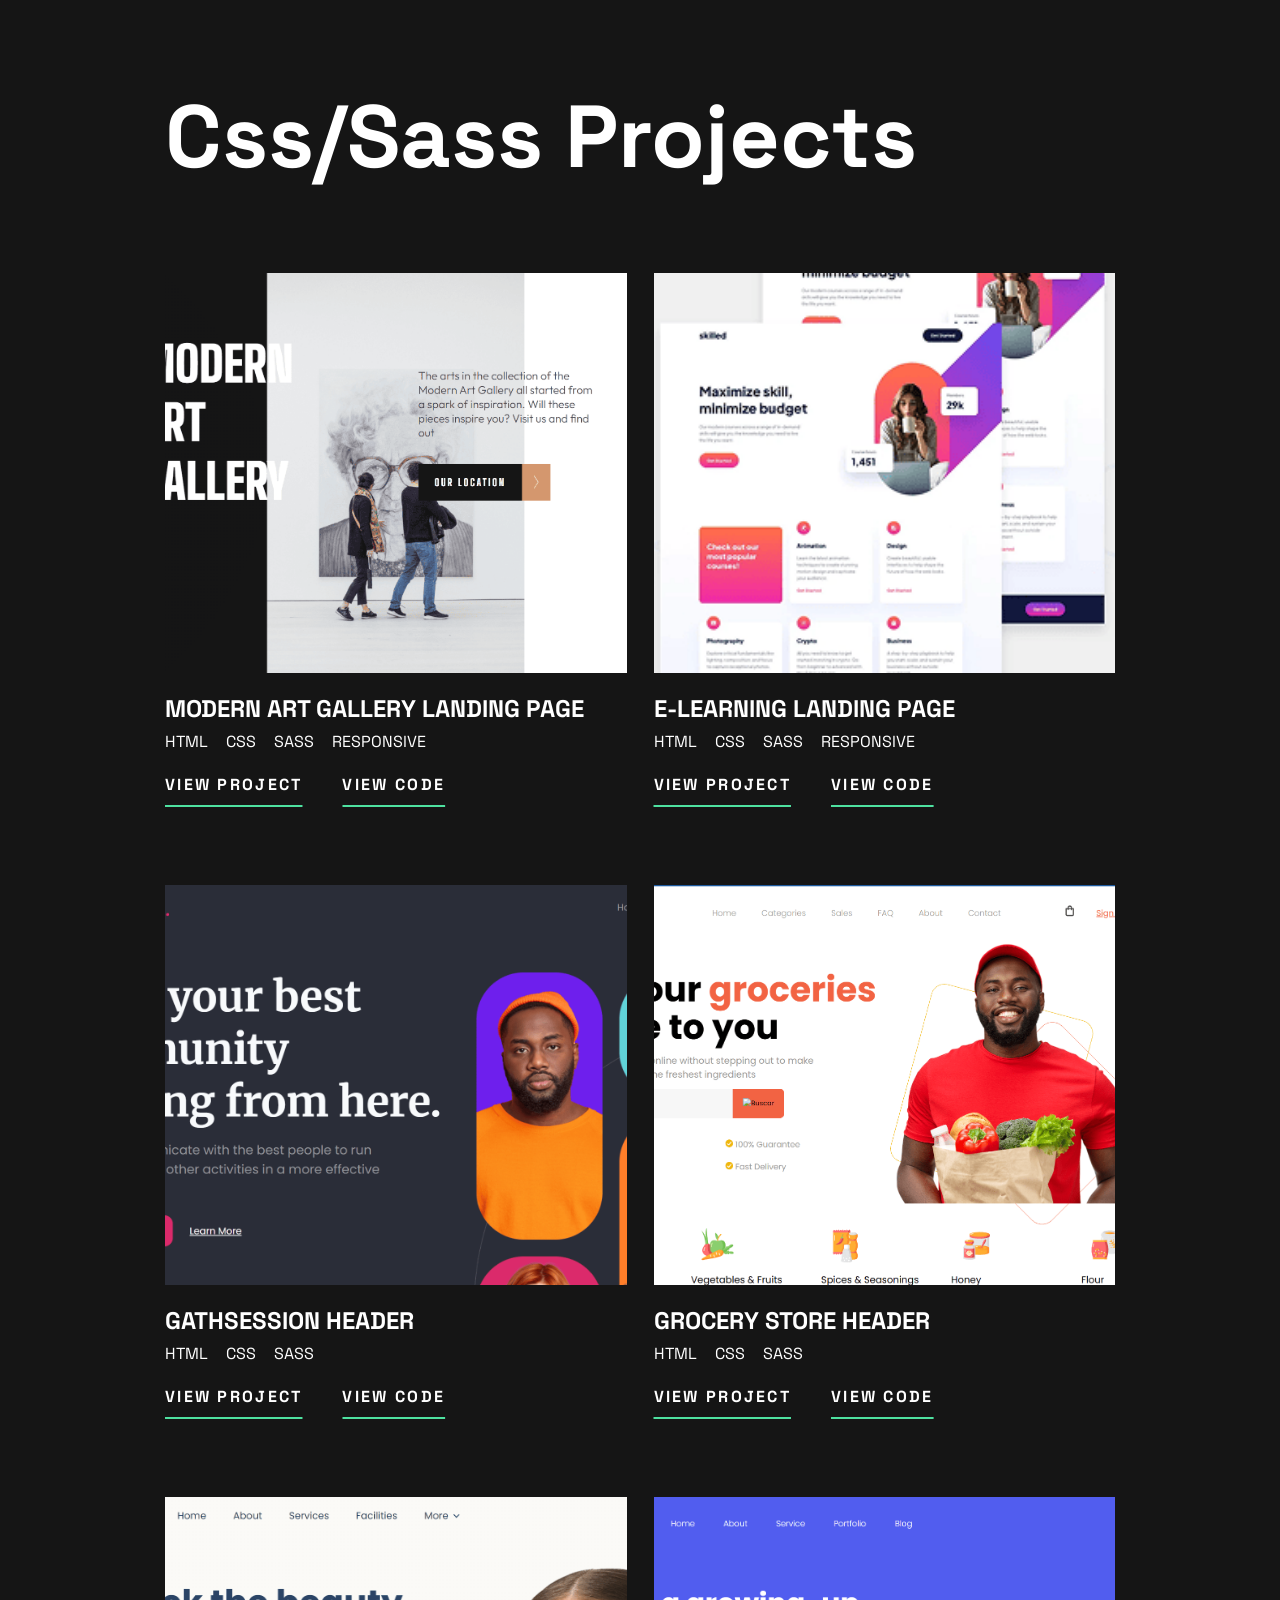
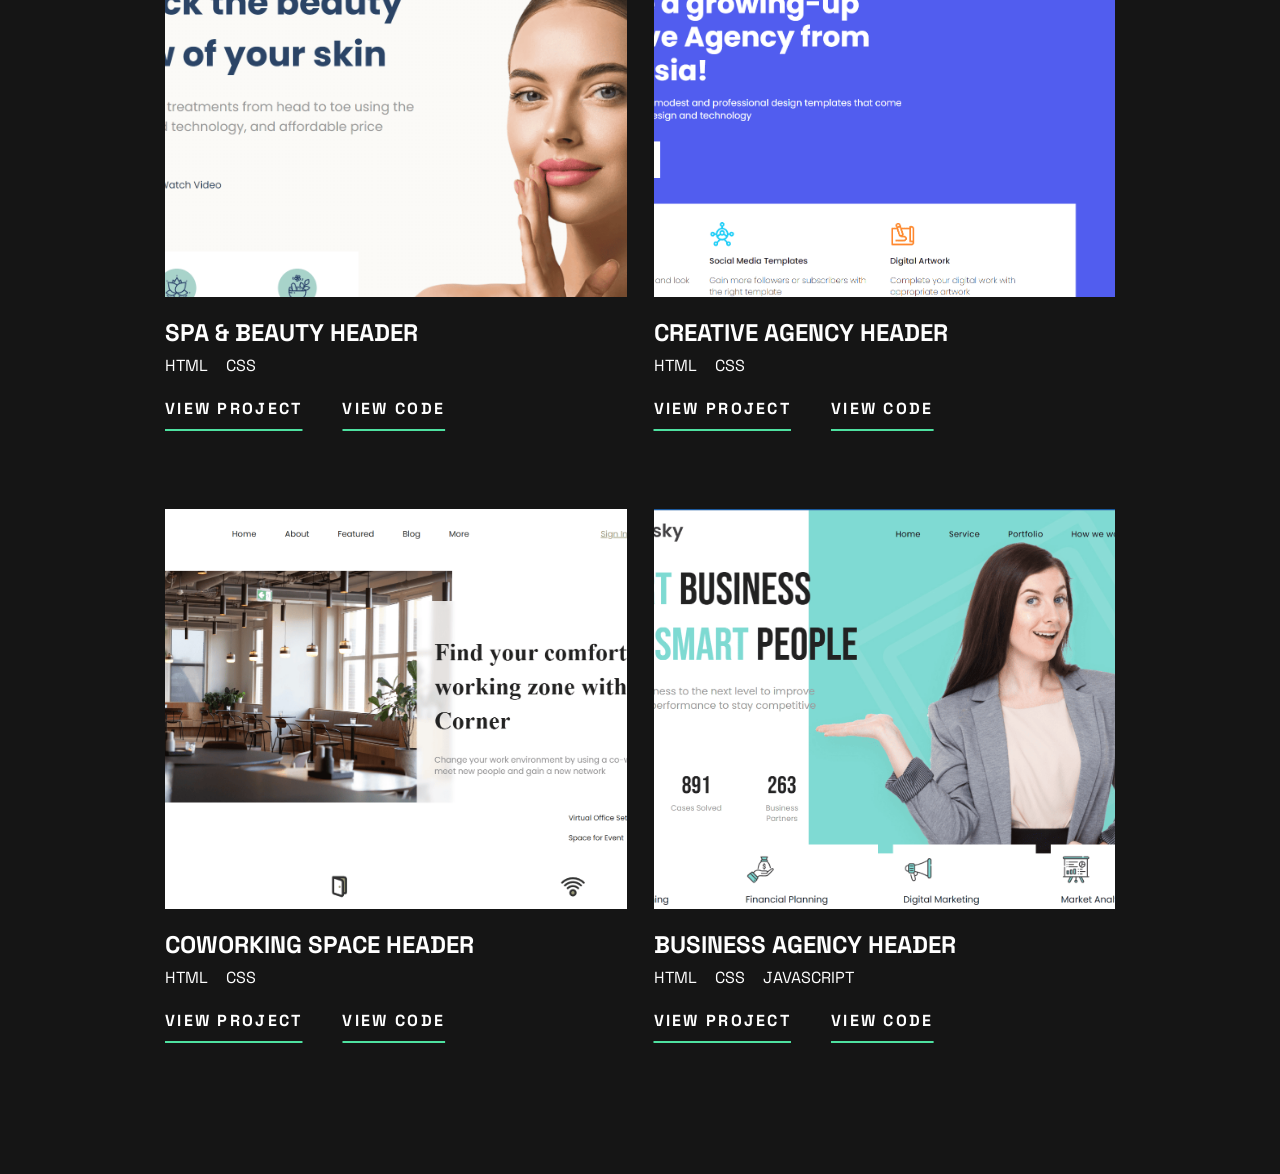
<file: css-lab/index.html>
<!doctype html>
<html class="no-js" lang="">

<head>
  <meta charset="utf-8">
  <meta name="viewport" content="width=device-width, initial-scale=1">
  <title>CSS Lab - Portfolio</title>
  <link rel="stylesheet" href="css/style.css">
  <meta name="description" content="">

  <meta property="og:title" content="">
  <meta property="og:type" content="">
  <meta property="og:url" content="">
  <meta property="og:image" content="">

  <link rel="icon" href="/favicon.ico" sizes="any">
  <link rel="icon" href="/icon.svg" type="image/svg+xml">
  <link rel="apple-touch-icon" href="icon.png">

  <link rel="manifest" href="site.webmanifest">
  <meta name="theme-color" content="#fafafa">


  <link rel="preconnect" href="https://fonts.googleapis.com">
  <link rel="preconnect" href="https://fonts.gstatic.com" crossorigin>
  <link href="https://fonts.googleapis.com/css2?family=Space+Grotesk:wght@300;400;500;600;700&display=swap" rel="stylesheet"> 

</head>

<body>

  <main>

    <section class="projects">
      <div class="container">

        <div class="projects__header">
          <h2 class="projects__heading">Css/Sass Projects</h2>
        </div>


        <ul class="projects__list">
          <li class="projects__item">
            <div class="projects__imagecontainer">
              <img class="projects__image" src="img/modern-art-gallery.png" alt="">
              <div class="projects__overlay">
                  <a 
                  class="button" href="https://martirs92.github.io/css-projects/responsive-modern-art-gallery/"   
                  target="_blank"
                  rel="noopener noreferrer">VIEW PROJECT
                </a>                
                <a 
                  class="button" href="https://github.com/MartiRS92/css-projects/tree/main/responsive-modern-art-gallery"   
                  target="_blank"
                  rel="noopener noreferrer">VIEW CODE
                </a>
              </div>
            </div>
            <div class="projects__content">
              <h3 class="projects__title">MODERN ART GALLERY LANDING PAGE</h3>
              <ul class="projects__technologies">
                <li>HTML</li>
                <li>CSS</li>
                <li>SASS</li>
                <li>RESPONSIVE</li>
              </ul>
            </div>
            <div class="projects__links">
                <a 
                  class="button" href="https://martirs92.github.io/css-projects/responsive-modern-art-gallery/"   
                  target="_blank"
                  rel="noopener noreferrer">VIEW PROJECT
                </a>              
                <a 
                  class="button" href="https://github.com/MartiRS92/css-projects/tree/main/responsive-modern-art-gallery"   
                  target="_blank"
                  rel="noopener noreferrer">VIEW CODE
                </a>
            </div>
          </li>

          <li class="projects__item">
            <div class="projects__imagecontainer">
              <img class="projects__image" src="img/e-learning-project.png" alt="">
              <div class="projects__overlay">
                  <a 
                  class="button" href="https://martirs92.github.io/css-projects/responsive-elearning-landing-page/"   
                  target="_blank"
                  rel="noopener noreferrer">VIEW PROJECT
                </a>                <a 
                  class="button" href="https://github.com/MartiRS92/css-projects/tree/main/responsive-elearning-landing-page"   
                  target="_blank"
                  rel="noopener noreferrer">VIEW CODE
                </a>
              </div>
            </div>
            <div class="projects__content">
              <h3 class="projects__title">E-LEARNING LANDING PAGE</h3>
              <ul class="projects__technologies">
                <li>HTML</li>
                <li>CSS</li>
                <li>SASS</li>
                <li>RESPONSIVE</li>
              </ul>
            </div>
            <div class="projects__links">
                <a 
                  class="button" href="https://martirs92.github.io/css-projects/responsive-elearning-landing-page/"   
                  target="_blank"
                  rel="noopener noreferrer">VIEW PROJECT
                </a>              
                <a 
                  class="button" href="https://github.com/MartiRS92/css-projects/tree/main/responsive-elearning-landing-page"   
                  target="_blank"
                  rel="noopener noreferrer">VIEW CODE
                </a>
            </div>
          </li>
                    
          <li class="projects__item">
            <div class="projects__imagecontainer">
              <img class="projects__image" src="img/header-gathsession.png" alt="">
              <div class="projects__overlay">
                  <a 
                  class="button" href="https://martirs92.github.io/css-projects/header-Gathsession/"   
                  target="_blank"
                  rel="noopener noreferrer">VIEW PROJECT
                </a>                <a 
                  class="button" href="https://github.com/MartiRS92/css-projects/tree/main/header-Gathsession"   
                  target="_blank"
                  rel="noopener noreferrer">VIEW CODE
                </a>
              </div>
            </div>
            <div class="projects__content">
              <h3 class="projects__title">GATHSESSION HEADER</h3>
              <ul class="projects__technologies">
                <li>HTML</li>
                <li>CSS</li>
                <li>SASS</li>
              </ul>
            </div>
            <div class="projects__links">
                <a 
                  class="button" href="https://martirs92.github.io/css-projects/header-Gathsession/"   
                  target="_blank"
                  rel="noopener noreferrer">VIEW PROJECT
                </a>              
                <a 
                  class="button" href="https://github.com/MartiRS92/css-projects/tree/main/header-Gathsession"   
                  target="_blank"
                  rel="noopener noreferrer">VIEW CODE
                </a>
            </div>
          </li>
                    
          <li class="projects__item">
            <div class="projects__imagecontainer">
              <img class="projects__image" src="img/grocery-store.png" alt="">
              <div class="projects__overlay">
                  <a 
                  class="button" href="https://martirs92.github.io/css-projects/grocery-store/"   
                  target="_blank"
                  rel="noopener noreferrer">VIEW PROJECT
                </a>                
                <a 
                  class="button" href="https://github.com/MartiRS92/css-projects/tree/main/grocery-store"   
                  target="_blank"
                  rel="noopener noreferrer">VIEW CODE
                </a>
              </div>
            </div>
            <div class="projects__content">
              <h3 class="projects__title">GROCERY STORE HEADER</h3>
              <ul class="projects__technologies">
                <li>HTML</li>
                <li>CSS</li>
                <li>SASS</li>
              </ul>
            </div>
            <div class="projects__links">
                <a 
                  class="button" href="https://martirs92.github.io/css-projects/grocery-store/"   
                  target="_blank"
                  rel="noopener noreferrer">VIEW PROJECT
                </a>              
                <a 
                  class="button" href="https://github.com/MartiRS92/css-projects/tree/main/grocery-store"   
                  target="_blank"
                  rel="noopener noreferrer">VIEW CODE
                </a>
            </div>
          </li>
                    
          <li class="projects__item">
            <div class="projects__imagecontainer">
              <img class="projects__image" src="img/header-spa-beauty.png" alt="">
              <div class="projects__overlay">
                  <a 
                  class="button" href="https://martirs92.github.io/css-projects/header-spa-beauty/"   
                  target="_blank"
                  rel="noopener noreferrer">VIEW PROJECT
                </a>                
                <a 
                  class="button" href="https://github.com/MartiRS92/css-projects/tree/main/header-spa-beauty"   
                  target="_blank"
                  rel="noopener noreferrer">VIEW CODE
                </a>
              </div>
            </div>
            <div class="projects__content">
              <h3 class="projects__title">SPA & BEAUTY HEADER</h3>
              <ul class="projects__technologies">
                <li>HTML</li>
                <li>CSS</li>
              </ul>
            </div>
            <div class="projects__links">
                <a 
                  class="button" href="https://martirs92.github.io/css-projects/header-spa-beauty/"   
                  target="_blank"
                  rel="noopener noreferrer">VIEW PROJECT
                </a>              
                <a 
                  class="button" href="https://github.com/MartiRS92/css-projects/tree/main/header-spa-beauty"   
                  target="_blank"
                  rel="noopener noreferrer">VIEW CODE
                </a>
            </div>
          </li>

          <li class="projects__item">
            <div class="projects__imagecontainer">
              <img class="projects__image" src="img/creative-agency.png" alt="">
              <div class="projects__overlay">
                  <a 
                  class="button" href="https://martirs92.github.io/css-projects/creative-agency/"   
                  target="_blank"
                  rel="noopener noreferrer">VIEW PROJECT
                </a>                
                <a 
                  class="button" href="https://github.com/MartiRS92/css-projects/tree/main/creative-agency"   
                  target="_blank"
                  rel="noopener noreferrer">VIEW CODE
                </a>
              </div>
            </div>
            <div class="projects__content">
              <h3 class="projects__title">CREATIVE AGENCY HEADER</h3>
              <ul class="projects__technologies">
                <li>HTML</li>
                <li>CSS</li>
              </ul>
            </div>
            <div class="projects__links">
                <a 
                  class="button" href="https://martirs92.github.io/css-projects/creative-agency/"   
                  target="_blank"
                  rel="noopener noreferrer">VIEW PROJECT
                </a>
                <a 
                  class="button" href="https://github.com/MartiRS92/css-projects/tree/main/creative-agency"   
                  target="_blank"
                  rel="noopener noreferrer">VIEW CODE
                </a>
            </div>
          </li>


          <li class="projects__item">
            <div class="projects__imagecontainer">
              <img class="projects__image" src="img/coworking-space.png" alt="">
              <div class="projects__overlay">
                <a 
                  class="button" href="https://martirs92.github.io/css-projects/coworking-space/"   
                  target="_blank"
                  rel="noopener noreferrer">VIEW PROJECT
                </a>
                <a 
                  class="button" href="https://github.com/MartiRS92/css-projects/tree/main/coworking-space"   
                  target="_blank"
                  rel="noopener noreferrer">VIEW CODE
                </a>
              </div>
            </div>
            <div class="projects__content">
              <h3 class="projects__title">COWORKING SPACE HEADER</h3>
              <ul class="projects__technologies">
                <li>HTML</li>
                <li>CSS</li>
              </ul>
            </div>
            <div class="projects__links">
                <a 
                  class="button" href="https://martirs92.github.io/css-projects/coworking-space/"   
                  target="_blank"
                  rel="noopener noreferrer">VIEW PROJECT
                </a>              
                <a 
                  class="button" href="https://github.com/MartiRS92/css-projects/tree/main/coworking-space"   
                  target="_blank"
                  rel="noopener noreferrer">VIEW CODE
                </a>
            </div>
          </li>

          <li class="projects__item">
            <div class="projects__imagecontainer">
              <img class="projects__image" src="img/header-business-agency.png" alt="">
              <div class="projects__overlay">
                <a 
                  class="button" href="https://martirs92.github.io/css-projects/header-business-agency/   
                  target="_blank"
                  rel="noopener noreferrer">VIEW PROJECT
                </a>
                <a 
                  class="button" href="https://github.com/MartiRS92/css-projects/tree/main/header-business-agency"   
                  target="_blank"
                  rel="noopener noreferrer">VIEW CODE
                </a>
              </div>
            </div>
            <div class="projects__content">
              <h3 class="projects__title">BUSINESS AGENCY HEADER</h3>
              <ul class="projects__technologies">
                <li>HTML</li>
                <li>CSS</li>
                <li>JAVASCRIPT</li>
              </ul>
            </div>
            <div class="projects__links">
                <a 
                  class="button" href="https://martirs92.github.io/css-projects/header-business-agency/"   
                  target="_blank"
                  rel="noopener noreferrer">VIEW PROJECT
                </a>              
                <a 
                  class="button" href="https://github.com/MartiRS92/css-projects/tree/main/header-business-agency"   
                  target="_blank"
                  rel="noopener noreferrer">VIEW CODE
                </a>
            </div>
          </li>                   
        </ul>

      </div>
    </section>

  </main>

</body>

</html>
</file>
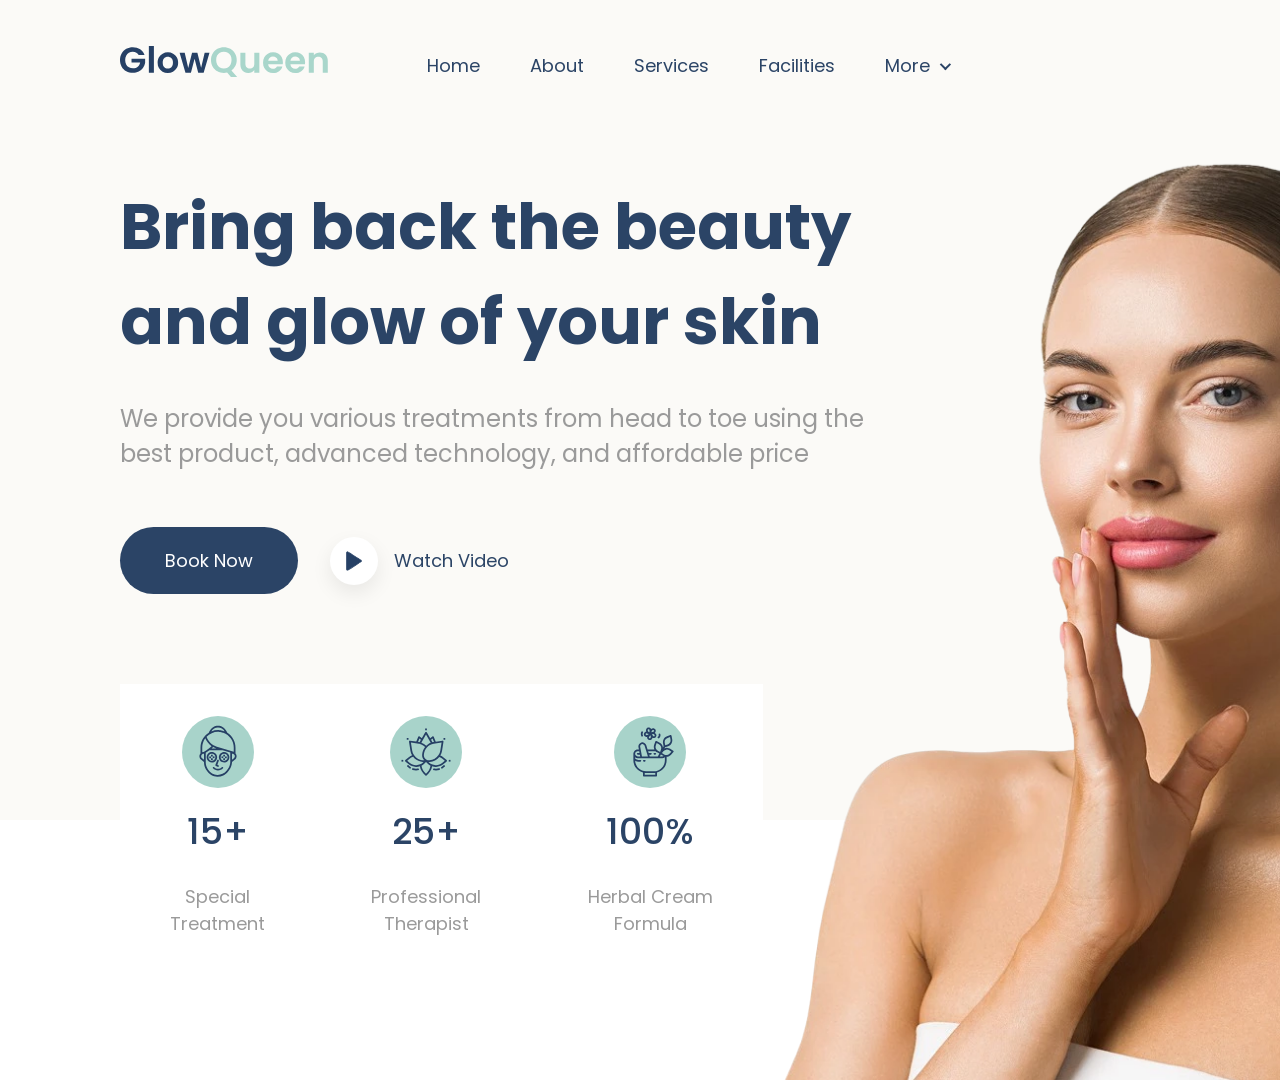
<file: header-spa-beauty/index.html>
<!doctype html>
<html class="no-js" lang="en">

<head>
  <meta charset="utf-8">
  <meta name="viewport" content="width=device-width, initial-scale=1">
  <title>CSS Tarea entregable 1 - Header Spa & Beauty</title>
  <link rel="stylesheet" href="css/style.css">
  <meta name="description" content="">

  <meta property="og:title" content="">
  <meta property="og:type" content="">
  <meta property="og:url" content="">
  <meta property="og:image" content="">

  <link rel="icon" href="/favicon.ico" sizes="any">
  <link rel="icon" href="/icon.svg" type="image/svg+xml">
  <link rel="apple-touch-icon" href="icon.png">

  <link rel="manifest" href="site.webmanifest">
  <meta name="theme-color" content="#fafafa">
  <link rel="preconnect" href="https://fonts.googleapis.com">
  <link rel="preconnect" href="https://fonts.gstatic.com" crossorigin>
  <link href="https://fonts.googleapis.com/css2?family=Poppins:wght@100;200;300;400;500;600;700&display=swap" rel="stylesheet">
  <link href="https://fonts.googleapis.com/css2?family=Roboto+Slab:wght@400;500&display=swap" rel="stylesheet">

</head>

<body>

  <div class="page-background">

    <div class="container">

      <header>
        <a href="">
          <img src="img/GlowQueen.svg" alt="">
        </a>

        <nav class="nav-primary">
          <ul>
            <li><a href="">Home</a></li>
            <li><a href="">About</a></li>
            <li><a href="">Services</a></li>
            <li><a href="">Facilities</a></li>
            <li><a class="more" href="#">More</a></li>
          </ul>
        </nav>

        <div class="nav-icons">
          <ul>
            <li><a href=""><img src="img/Search.svg" width="32" alt=""></a></li>
            <li><a href=""><img src="img/Shopping Bag (2).svg" width="26" alt=""></a></li>
          </ul>
        </div>

        <div class="login">
          <ul>
            <li><a class="button-signin" href="">Sign In</a></li>
            <li><a class="btn" href="">Sign Up</a></li>
          </ul>
        </div>

      </header>

      <main>

        <section class="hero">

          <article>
            <h1>Bring back the beauty and glow of your skin</h1>
            <p>We provide you various treatments from head to toe using the best product, advanced technology, and affordable price</p>
            <div class="action">
          
              <ul>
          
                <li><a class="button-book" href="">Book Now</a></li>
          
                <li class="watch">
                  <a class="button-watch" href="">
                     <span class="play-button">
                      <img src="img/Play.svg" alt="">
                     </span>
                      <span>Watch Video</span>
                  </a>
                </li>
        
              </ul>
        
            </div>
        
          </article>
        
        </section>
        
        <section class="features">

          <article>
            <div class="feature-icon">
              <img src="img/Face Massage.svg" width="45" alt="">
            </div>
            <h3>15+</h3>
            <p>Special Treatment</p>
          </article>

          <article>
            <div class="feature-icon">
              <img src="img/Lotus.svg" alt="">
            </div>
            <h3>25+</h3>
            <p>Professional Therapist </p>
          </article>

          <article>
            <div class="feature-icon">
              <img src="img/Mortar.svg" alt="">
            </div> 
            <h3>100%</h3>
            <p>Herbal Cream Formula</p>
          </article>

        </section>

        <section class="testimonials">
          <article class="testimonial testimonial-one">
            <p>
              I have a regular schedule to take treatment from GlowQueen, 
              they gave me the best service and treatment ever to maintain 
              the beauty and health of my skin
            </p>
            <strong>Sophia Princeton</strong>
          </article>

          <article class="testimonial testimonial-two">
            <p>
              For the past few years, I've had a hard time finding the right 
              place for skin care to deal with my complicated skin condition, 
              thank God I found GlowQueen to treat my skin
            </p>
            <strong>Tamara Jules</strong>
          </article>

        </section>

      </main>

    </div>

  </div>

</body>

</html>
</file>
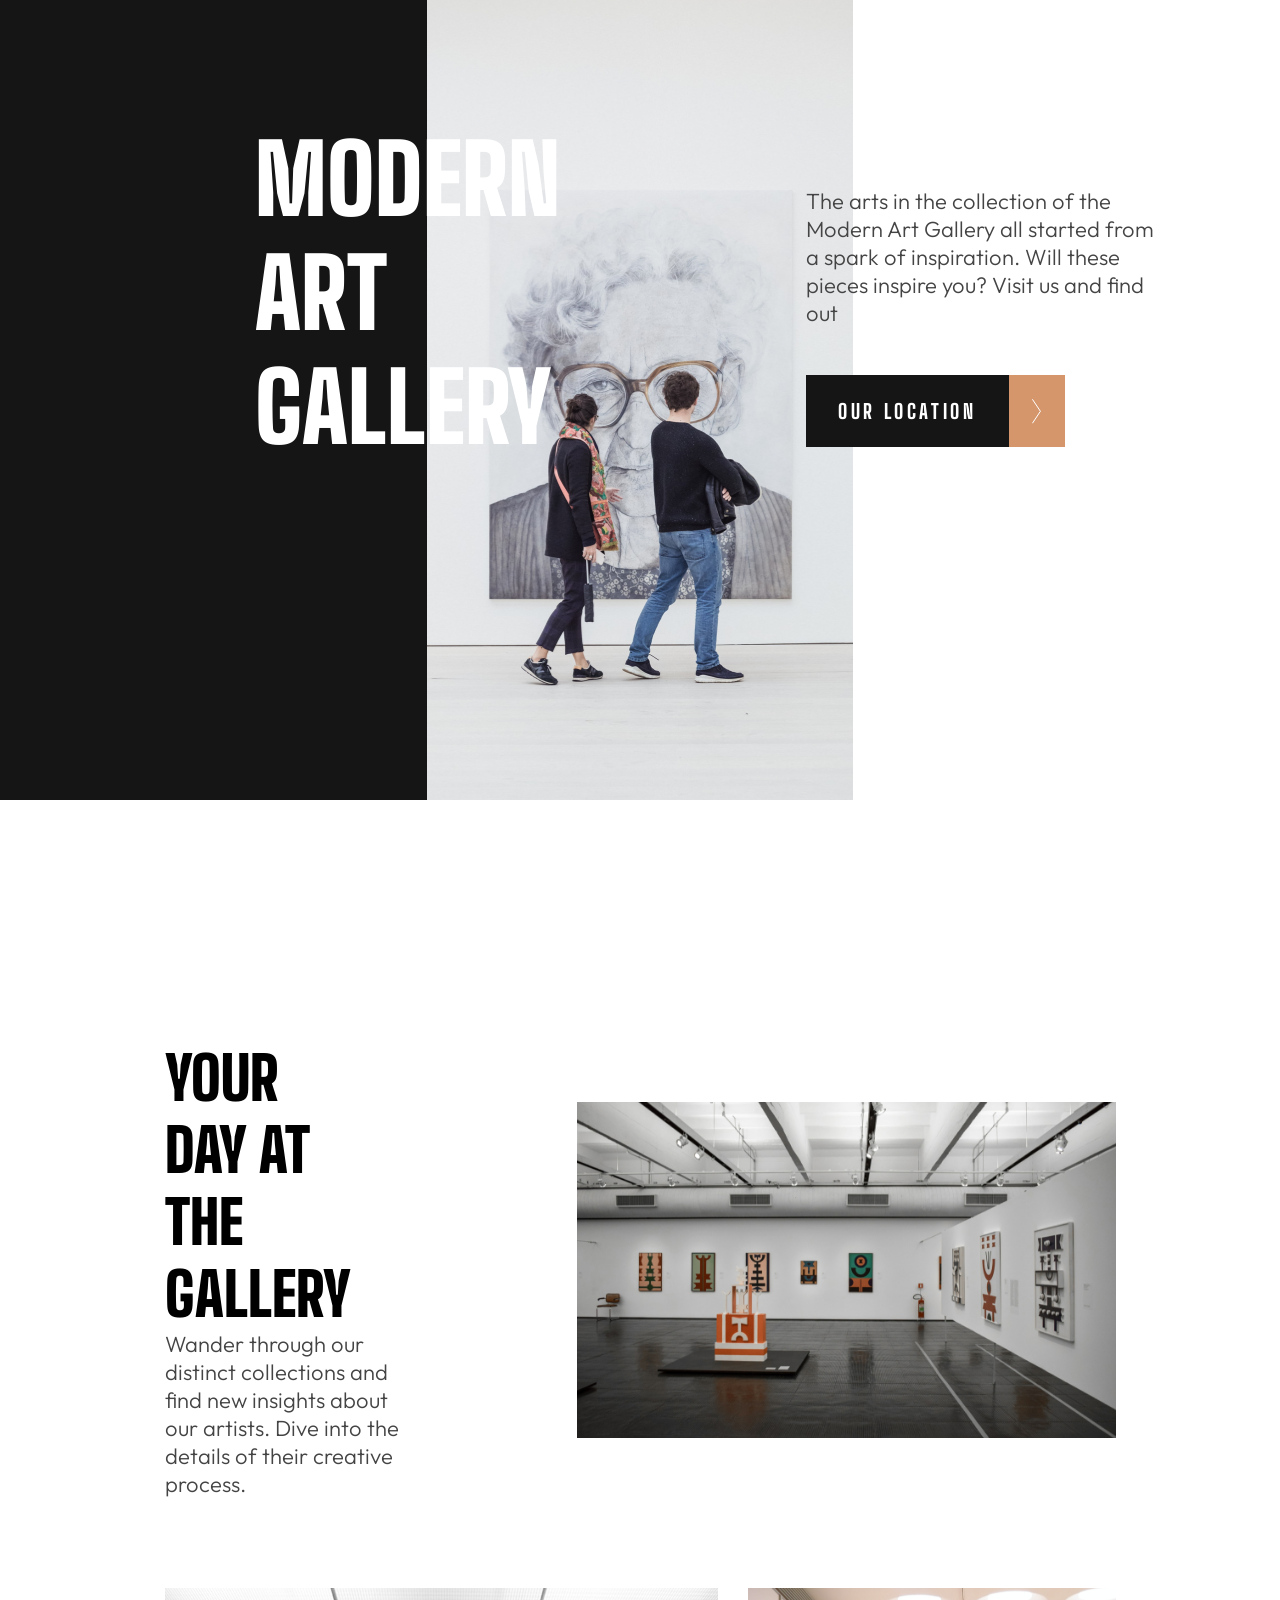
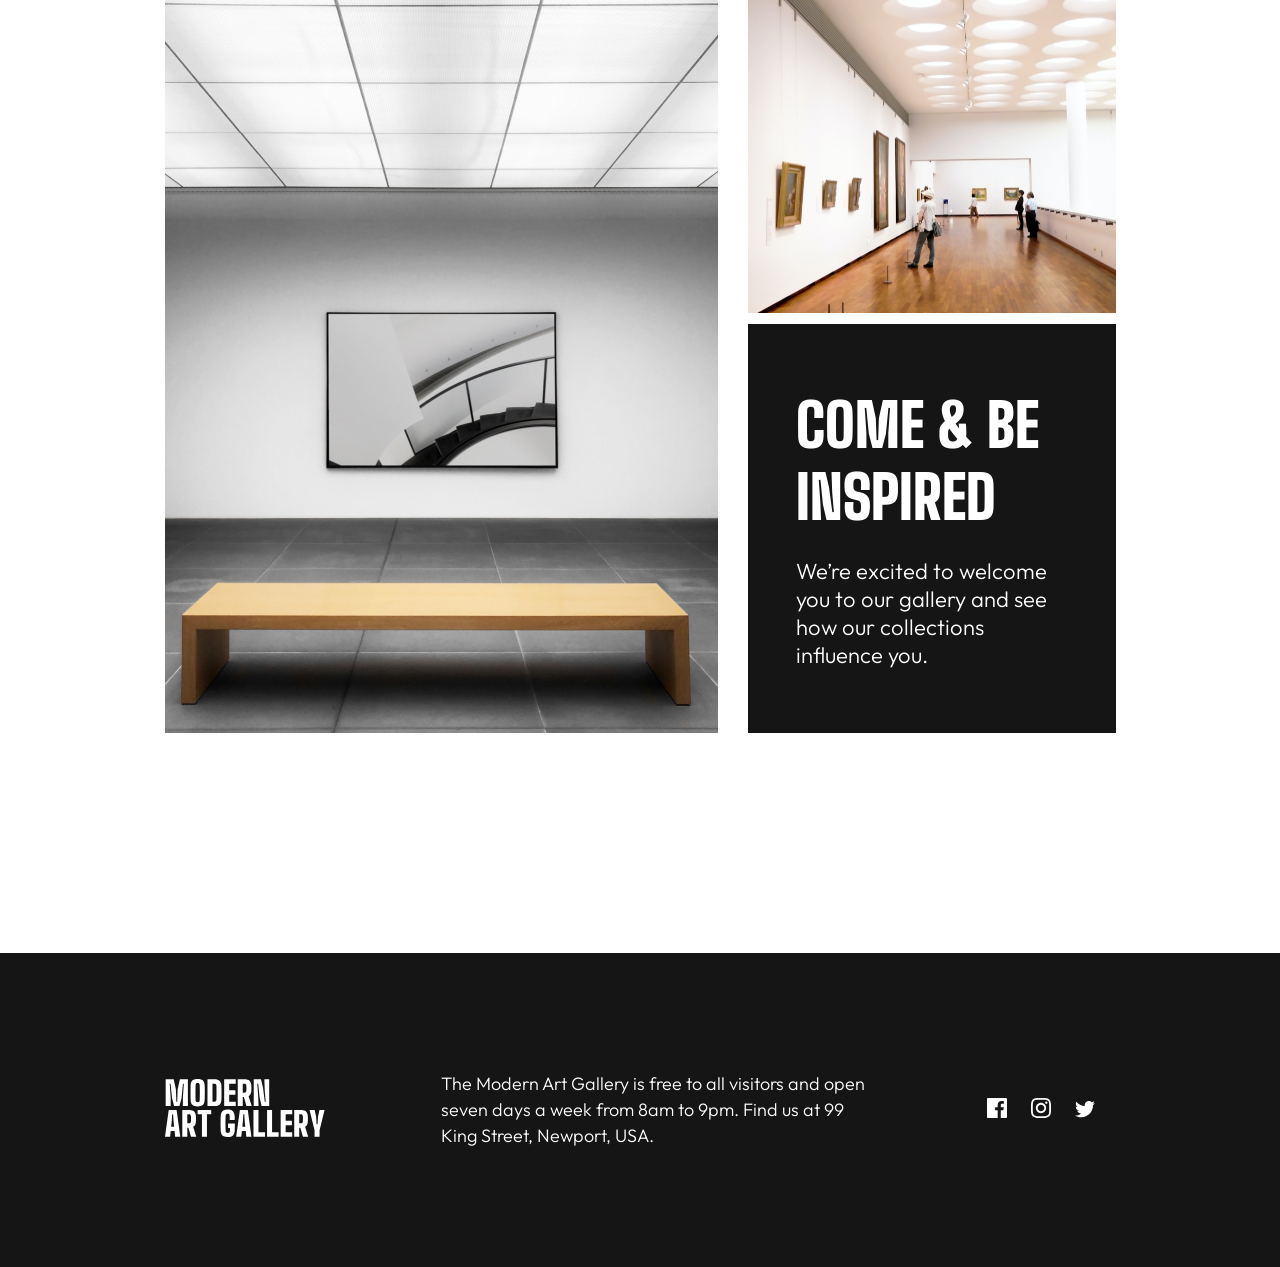
<file: responsive-modern-art-gallery/index.html>
<!doctype html>
<html class="no-js" lang="">

<head>
  <meta charset="utf-8">
  <meta name="viewport" content="width=device-width, initial-scale=1">
  <title>CSS Tarea entregable 3 - Modern Art Gallery</title>
  <link rel="stylesheet" href="css/style.css">
  <meta name="description" content="">

  <meta property="og:title" content="">
  <meta property="og:type" content="">
  <meta property="og:url" content="">
  <meta property="og:image" content="">

  <link rel="icon" href="/favicon.ico" sizes="any">
  <link rel="icon" href="/icon.svg" type="image/svg+xml">
  <link rel="apple-touch-icon" href="icon.png">

  <link rel="manifest" href="site.webmanifest">
  <meta name="theme-color" content="#fafafa">

  <link rel="preconnect" href="https://fonts.googleapis.com">
  <link rel="preconnect" href="https://fonts.gstatic.com" crossorigin>

  <link href="https://fonts.googleapis.com/css2?family=Big+Shoulders+Display:wght@800;900&family=Outfit:wght@300;400;500&display=swap" rel="stylesheet">
</head>

<body>

  <main>
    <div class="hero">
      <div class="hero__image"></div>

      <div class="container">
        <article class="hero__content">
          <h1 class="hero__title">Modern Art Gallery</h1>
          <div class="hero__info">
            <p class="hero__subtitle">
              The arts in the collection of the Modern Art
              Gallery all started from a spark of
              inspiration. Will these pieces inspire you?
              Visit us and find out
            </p>
            <a class="hero__button" href="location.html">
              <span class="hero__button__content">
                Our location
              </span>
              <span class="hero__button__icon">
                <img src="img/img-home/button-arrow.svg" alt="">
              </span>
            </a>
          </div>
        </article>
      </div>
    </div>

    <section class="gallery">
      <div class="container">
        <div class="gallery__main">
          <img class="gallery__main__image" src="img/img-home/gallery-1-img.jpg" alt="">
          <div class="gallery__main__content">
            <h2 class="gallery__title">Your Day at the Gallery</h2>
            <p class="gallery__subtitle">
              Wander through our distinct collections and find 
              new insights about our artists. Dive into the details 
              of their creative process.
            </p>
          </div>
          
        </div>

        <div class="gallery__grid">
          <img class="gallery__image-main" src="img/img-home/gallery-2-img.jpg" alt="">

          <div class="gallery__sidebar">
            <img class="gallery__image-sidebar" src="img/img-home/gallery-3-img.png" alt="">
            <div class="gallery__info">
              <h3 class="gallery__grid__title">Come & be inspired</h3>
              <p class="gallery__grid__subtitle">
                We’re excited to welcome you to our gallery and see how our collections influence you.
              </p>
            </div>
          </div>
        </div>
      </div>
    </section>
  </main>

  <footer class="footer footer--home">
      <div class="footer__content">
        <a href="#">
          <img src="img/img-home/moderartgalley-logo-white.svg" alt="Logo Modern Art Gallery">
        </a>
        <p class="footer__description">
          The Modern Art Gallery is free to all visitors and open seven days a week from 8am to 9pm. 
          Find us at 99 King Street, Newport, USA.
        </p>
        <div class="social__icons__home">
          <a href="#">
            <img src="img/img-home/facebook-white-icon.svg" alt="Facebook">
          </a>
          <a href="#">
            <img src="img/img-home/ig_white-icon.svg" alt="Logo Modern Art Gallery">
          </a>
          <a href="#">
            <img src="img/img-home/twitter-white-icon.svg" alt="Logo Modern Art Gallery">
          </a>
        </div>
      </div>
  </footer>

</body>

</html>
</file>
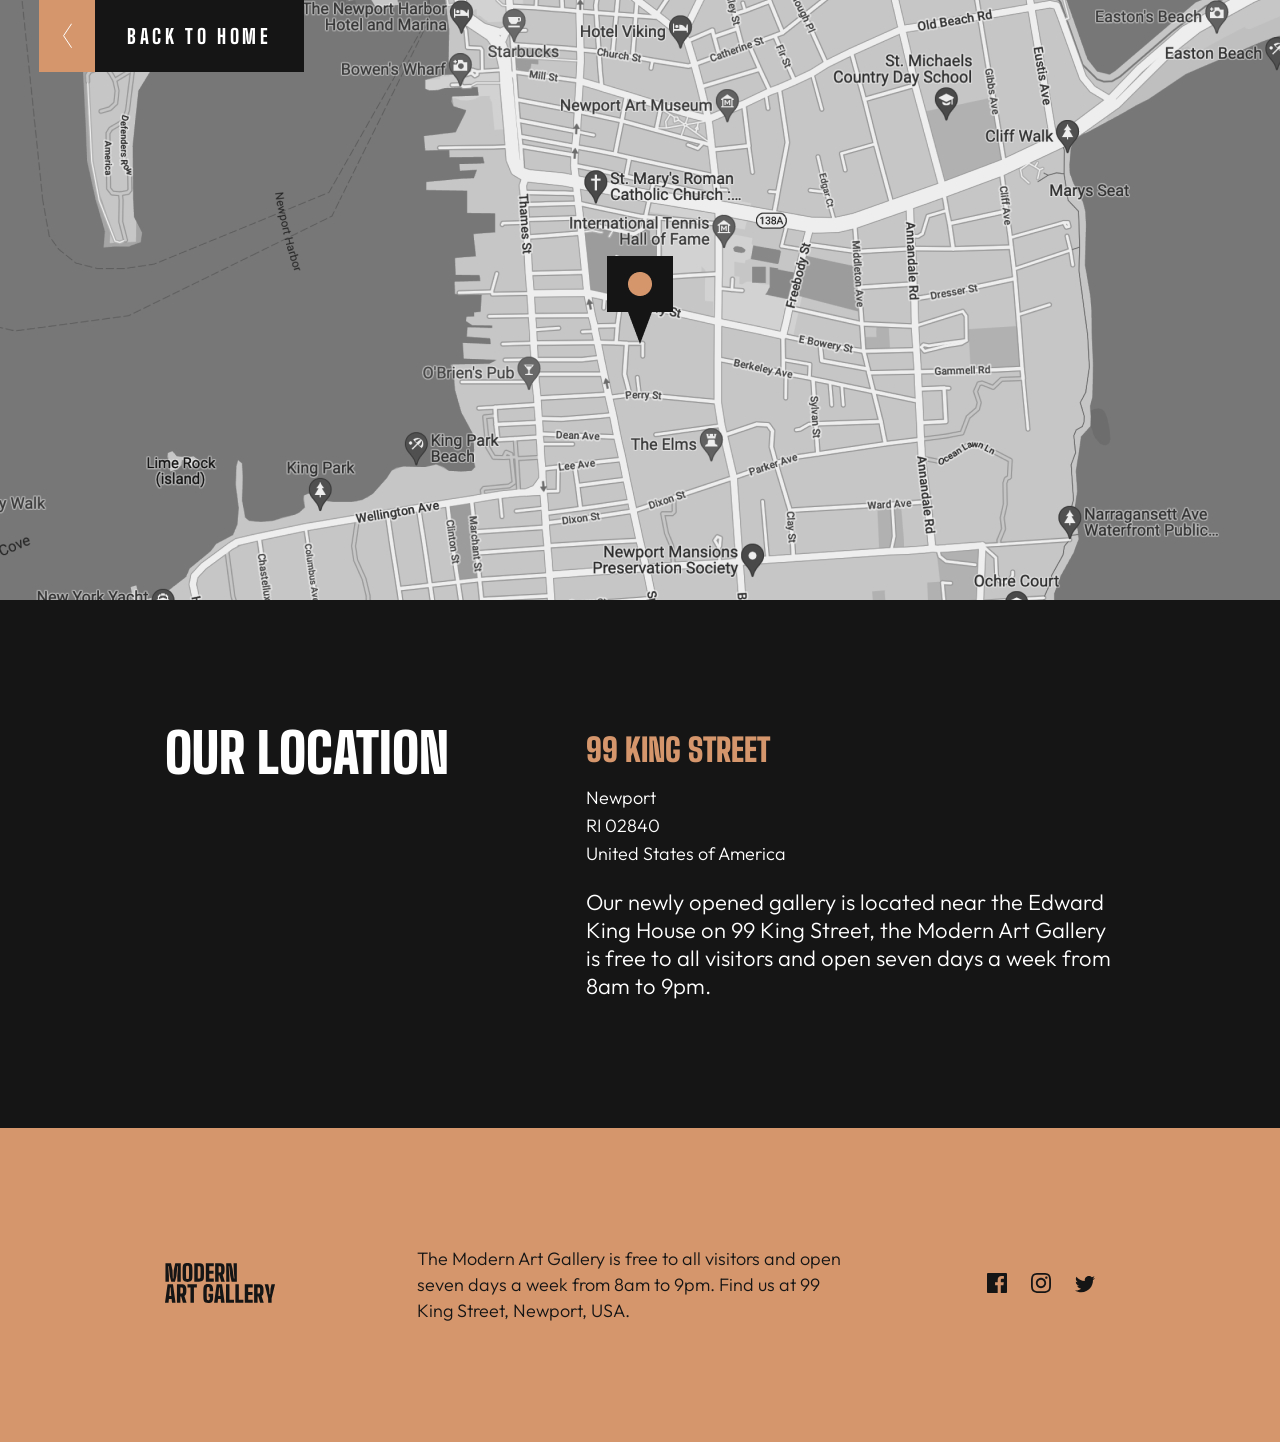
<file: responsive-modern-art-gallery/location.html>
<!doctype html>
<html class="no-js" lang="">

<head>
  <meta charset="utf-8">
  <meta name="viewport" content="width=device-width, initial-scale=1">
  <title>CSS Tarea entregable 3 - Modern Art Gallery</title>
  <link rel="stylesheet" href="css/style.css">
  <meta name="description" content="">

  <meta property="og:title" content="">
  <meta property="og:type" content="">
  <meta property="og:url" content="">
  <meta property="og:image" content="">

  <link rel="icon" href="/favicon.ico" sizes="any">
  <link rel="icon" href="/icon.svg" type="image/svg+xml">
  <link rel="apple-touch-icon" href="icon.png">

  <link rel="manifest" href="site.webmanifest">
  <meta name="theme-color" content="#fafafa">

  <link rel="preconnect" href="https://fonts.googleapis.com">
  <link rel="preconnect" href="https://fonts.gstatic.com" crossorigin>

  <link href="https://fonts.googleapis.com/css2?family=Big+Shoulders+Display:wght@800;900&family=Outfit:wght@300;400;500&display=swap" rel="stylesheet">
</head>

<body>

  <main>
    <div class="map">
      <a class="map__button" href="index.html">
        <span class="map__button__content">
          Back to Home
        </span>
        <span class="map__button__icon">
          <img src="img/img-home/button-arrow.svg" alt="">
        </span>
      </a>
      <div class="map__image"></div>

      </div>
    </div>

    <section class="location">
      <div class="location__container">
        <h1 class="location__title">Our Location</h1>
        <div class="location__address__container">
          <address class="location__address">
            <h2 class="location__address__street">99 King Street</h2>
            Newport
            <br>
            RI 02840
            <br>
            United States of America
          </address>
          <p class="location__info">
            Our newly opened gallery is located near the Edward King House on 99 King Street, 
            the Modern Art Gallery is free to all visitors and open seven days a week from 8am to 9pm.
          </p>
        </div>
      </div>
    </section>
  </main>

  <footer class="footer footer--location">
      <div class="footer__content">
        <a href="#">
          <img src="img/img-location/moderartgalley-logo-black.svg" alt="Logo Modern Art Gallery">
        </a>
        <p class="footer__description">
          The Modern Art Gallery is free to all visitors and open seven days a week from 8am to 9pm. 
          Find us at 99 King Street, Newport, USA.
        </p>
        <div class="social__icons__home">
          <a href="#">
            <img src="img/img-location/facebook-black-icon.svg" alt="Facebook">
          </a>
          <a href="#">
            <img src="img/img-location/ig-black-icon.svg" alt="Logo Modern Art Gallery">
          </a>
          <a href="#">
            <img src="img/img-location/twitter-black-icon.svg" alt="Logo Modern Art Gallery">
          </a>
        </div>
      </div>
  </footer>

</body>

</html>
</file>
<file: css-lab/css/style.css>
@import url(https://fonts.googleapis.com/css?family=Roboto:400,700);
* {
  padding: 0;
  margin: 0;
  box-sizing: border-box;
}

h1 {
  font-size: 40px;
  font-weight: 700;
}

h3 {
  font-weight: 700;
}

p {
  font-size: 16px;
  font-weight: 500;
  color: #d9d9d9;
}

a,
a:visited {
  color: inherit;
  text-decoration: none;
}

.button {
  display: inline-block;
  padding: 24px 32px;
  color: #FFFFFF;
  background: none;
  font-size: 16px;
  font-weight: 700;
  letter-spacing: 2.29px;
  text-transform: uppercase;
  text-decoration: none;
  display: flex;
  align-items: center;
  justify-content: space-between;
  list-style: none;
  padding: 0;
  color: #FFFFFF;
  text-decoration: underline;
  line-height: 26px;
  text-decoration-color: #4EE1A0;
  text-decoration-thickness: 2px;
  text-underline-offset: 15px;
}
.button:visited {
  color: #FFFFFF;
  text-decoration-color: #4EE1A0;
}
.button:hover {
  color: #4EE1A0;
}

.container {
  width: 100%;
  padding-inline: 16px;
  margin-inline: auto;
  box-sizing: border-box;
}
@media (min-width: 768px) {
  .container {
    padding-inline: 30px;
  }
}
@media (min-width: 1200px) {
  .container {
    padding-inline: 165px;
  }
}

.projects .container {
  padding-block: 80px;
}
.projects__header {
  display: flex;
  align-items: center;
  justify-content: space-between;
  list-style: none;
}
.projects__heading {
  font-size: 40px;
}
.projects__list {
  padding: 0;
  margin: 0;
  list-style: none;
  align-items: center;
  display: grid;
  grid-template-columns: 1fr;
  gap: 40px;
}
.projects__image {
  display: block;
  width: 100%;
  height: 400px;
  object-fit: cover;
}
.projects__overlay {
  display: none;
}
.projects__content {
  padding-block: 20px;
}
.projects__title {
  font-size: 24px;
}
.projects__technologies {
  padding: 0;
  margin: 0;
  list-style: none;
  align-items: center;
  display: flex;
  gap: 18px;
  padding-top: 7px;
}
.projects__links {
  display: flex;
  gap: 40px;
}
@media (min-width: 768px) {
  .projects__list {
    grid-template-columns: repeat(2, 1fr);
    padding-top: 60px;
    gap: 24px;
  }
  .projects__item {
    padding-bottom: 60px;
  }
  .projects__heading {
    font-size: 72px;
    font-weight: 700;
  }
}
@media (min-width: 1200px) {
  .projects__list {
    padding-top: 80px;
    gap: 27px;
  }
  .projects__heading {
    font-size: 88px;
  }
  .projects__imagecontainer {
    position: relative;
    z-index: 0;
    width: 100%;
  }
  .projects__imagecontainer:hover .projects__image {
    filter: brightness(0.25);
    transition: filter 0.3s ease;
  }
  .projects__imagecontainer:hover .projects__overlay {
    display: flex;
  }
  .projects__overlay {
    position: absolute;
    inset: 0;
    z-index: 1;
    display: flex;
    flex-direction: column;
    justify-content: center;
    align-items: center;
    gap: 48px;
    display: none;
  }
}

body {
  overflow-x: hidden;
  font-family: "Space Grotesk", sans-serif;
  color: #FFFFFF;
  background-color: #151515;
}

/*# sourceMappingURL=style.css.map */
</file>
<file: header-spa-beauty/css/style.css>
@charset "UTF-8";
@import url(https://fonts.googleapis.com/css?family=Roboto:400,700);
@import url("https://fonts.googleapis.com/css2?family=Montserrat:wght@200;300;400;500;600;700&family=Poppins:wght@300;400;500;600;700&display=swap");
* {
  padding: 0;
  margin: 0;
  box-sizing: border-box;
}

h1 {
  font-size: 64px;
  font-weight: 700;
  color: #2B4466;
}

h3 {
  color: #2B4466;
  font-size: 36px;
  font-weight: 500;
  margin-top: 16px;
  margin-bottom: 24px;
}

p {
  font-size: 18px;
  font-weight: 400;
  color: #9A9A9A;
}

a {
  color: inherit;
  text-decoration: none;
  transition: color 0.3s ease, opacity 0.5 ease, transform 0.3s ease;
}

.btn {
  display: inline-block;
  background-color: #2B4466;
  color: #fff;
  text-decoration: none;
  padding: 20px 45px;
  border-radius: 40px;
  transition: all 0.5s ease;
}
.btn:hover {
  background-color: #fff;
  color: #2B4466;
}

.button-book {
  display: inline-block;
  background-color: #2B4466;
  color: #fff;
  text-decoration: none;
  padding: 20px 45px;
  border-radius: 40px;
  transition: all 0.5s ease;
}
.button-book:hover {
  background-color: #fff;
  color: #2B4466;
}

.hero {
  width: 809px;
  margin-top: 80px;
}
.hero p {
  margin-top: 32px;
  font-size: 24px;
  width: 95%;
}
.hero ul {
  padding: 0;
  margin: 0;
  list-style: none;
  display: flex;
  align-items: center;
  font-size: 18px;
  gap: 32px;
  margin-top: 56px;
  margin-bottom: 90px;
}
.hero .button-watch {
  display: flex;
  align-items: center;
  gap: 16px;
  text-decoration: none;
  color: #2B4466;
  font-size: 18px;
  transition: opacity 0.3s ease;
}
.hero .button-watch:hover {
  opacity: 0.7;
}
.hero .play-button {
  display: flex;
  align-items: center;
  justify-content: center;
  width: 48px;
  height: 48px;
  background-color: #fff;
  border-radius: 50%;
  box-shadow: 0 8px 20px rgba(0, 0, 0, 0.08);
}

.features {
  padding: 0;
  margin: 0;
  list-style: none;
  display: flex;
  align-items: center;
  justify-content: space-between;
  width: 643px;
  background-color: #fff;
}
.features article {
  padding: 0;
  margin: 0;
  list-style: none;
  display: flex;
  align-items: center;
  flex-direction: column;
  padding: 32px;
  text-align: center;
}
.features .feature-icon {
  width: 72px;
  height: 72px;
  background-color: #A8D3CA;
  border-radius: 50%;
  display: flex;
  align-items: center;
  justify-content: center;
}
.features .feature-icon img {
  width: 56px;
  height: 56px;
}

.testimonial {
  width: 375px;
  padding: 24px;
  border-radius: 16px;
  margin: 8px;
  background-color: rgba(255, 255, 255, 0.8);
  backdrop-filter: blur(4px);
  color: #2B4466;
}
.testimonial:before {
  content: "“";
  font-size: 84px;
  line-height: 0.8;
  display: block;
  margin-bottom: 0;
}
.testimonial p {
  color: #070D15;
  margin-top: -30px;
}
.testimonial.testimonial-one {
  position: absolute;
  top: 435px;
  left: 1449px;
}
.testimonial.testimonial-two {
  position: absolute;
  top: 747px;
  left: 1309px;
}

nav.nav-primary ul {
  padding: 0;
  margin: 0;
  list-style: none;
  display: flex;
  align-items: center;
  gap: 50px;
}
nav.nav-primary ul a {
  display: inline-block;
  color: #2B4466;
}
nav.nav-primary ul a:hover {
  opacity: 0.7;
  transform: translateY(-2px);
}
nav.nav-primary ul .more {
  display: flex;
  align-items: center;
  gap: 10px;
}
nav.nav-primary ul .more::after {
  content: "";
  width: 6px;
  height: 6px;
  border-right: 2px solid #2B4466;
  border-bottom: 2px solid #2B4466;
  transform: rotate(45deg) translateY(-2px);
}

header {
  display: flex;
  justify-content: space-between;
  align-items: center;
  font-size: 18px;
}
header .login ul {
  padding: 0;
  margin: 0;
  list-style: none;
  display: flex;
  align-items: center;
  gap: 40px;
}
header .nav-icons ul {
  padding: 0;
  margin: 0;
  list-style: none;
  display: flex;
  align-items: center;
  gap: 40px;
  margin-left: 300px;
}
header .button-signin {
  color: #2B4466;
}
header .button-signin:hover {
  opacity: 0.7;
  transform: translateY(-2px);
}

.container {
  width: 1920px;
  min-height: 1080px;
  padding: 32px 120px;
}

.page-background {
  width: 1920px;
  position: relative;
  background-image: url("../img/beauty-woman-skin-care-beautiful-female-hand-touch-8B5MWG9 1.webp"), url("../img/Vector.svg"), linear-gradient(to right, #fbfaf7 0 67%, #A8D3CA 67% 100%);
  background-size: 80%, 28%, 100% 820px; /* gradient */
  background-repeat: no-repeat;
  background-position: 90% 20px, 85% 20%, top left;
}

html * {
  font-family: "Poppins", sans-serif;
}

/*# sourceMappingURL=style.css.map */
</file>
<file: responsive-modern-art-gallery/css/style.css>
@import url(https://fonts.googleapis.com/css?family=Roboto:400,700);
* {
  padding: 0;
  margin: 0;
  box-sizing: border-box;
}

h1, h2, h3 {
  font-family: "Big Shoulders Display", sans-serif;
  font-weight: 900;
  text-transform: uppercase;
}

p {
  font-family: "Outfit", sans-serif;
  font-size: 18px;
  font-weight: 300;
}
@media (min-width: 1200px) {
  p {
    font-size: 22px;
    font-weight: 300;
  }
}

address {
  font-family: "Outfit", sans-serif;
  font-size: 18px;
  font-weight: 400;
}

.footer__content {
  padding: 48px 32px;
}
.footer__description {
  font-size: 16px;
  font-weight: lighter;
  padding-block: 38px;
  line-height: 26px;
}
.footer .social__icons__home a {
  padding-right: 20px;
  text-decoration: none;
}
@media (min-width: 768px) {
  .footer__content {
    padding-inline: 39px;
    padding-block: 56px;
    display: flex;
    align-items: center;
    justify-content: space-between;
  }
  .footer__description {
    width: 281px;
    font-size: 16px;
    font-weight: 300;
  }
}
@media (min-width: 1200px) {
  .footer__content {
    padding: 80px 165px;
    display: flex;
    align-items: center;
    justify-content: space-between;
  }
  .footer__description {
    width: 430px;
    font-size: 18px;
  }
}
.footer--home {
  background-color: #151515;
  color: #FFFFFF;
}
.footer--location {
  background-color: #D5966C;
  color: #151515;
}

.container {
  padding-inline: 16px;
  padding-block: 32px 120px;
}
.container--location {
  padding-inline: 16px;
  padding-block: 32px 120px;
}
@media (min-width: 768px) {
  .container {
    padding-inline: 39px 40px;
  }
}
@media (min-width: 1200px) {
  .container {
    padding-inline: 165px 164px;
  }
}

.hero__image {
  width: 100%;
  height: 240px;
  background-image: url("../img/img-home/hero-image.png");
  background-size: cover;
  background-position: center;
  background-repeat: no-repeat;
}
.hero__title {
  font-size: 60px;
}
.hero__subtitle {
  padding-block: 32px;
  color: #444444;
}
.hero__button {
  display: flex;
  align-items: center;
  text-decoration: none;
}
.hero__button__content {
  display: inline-block;
  padding: 24px 32px;
  color: #FFFFFF;
  background: #151515;
  font-size: 20px;
  font-family: "Big Shoulders Display", sans-serif;
  font-weight: 800;
  letter-spacing: 3.64px;
  text-transform: uppercase;
  text-decoration: none;
}
.hero__button__icon {
  background: #D5966C;
  width: 56px;
  height: 72px;
  display: flex;
  flex-shrink: 0;
  justify-content: center;
  align-items: center;
}
.hero__button__icon img {
  object-fit: contain;
  display: block;
}
.hero__button:hover .hero__button__content {
  background-color: #D5966C;
}
.hero__button:hover .hero__button__icon {
  background-color: #151515;
}
@media (min-width: 768px) {
  .hero__image {
    width: 61%;
    height: 700px;
    background-image: url("../img/img-home/hero-image.png");
    position: absolute;
    z-index: -1;
  }
  .hero .container {
    width: 100%;
    display: flex;
    justify-content: flex-end;
  }
  .hero__content {
    width: 45%;
    padding-top: 90px;
  }
  .hero__title {
    font-size: 70px;
    color: #151515;
  }
  .hero__subtitle {
    padding-block: 48px;
  }
  .hero__info {
    width: 100%;
  }
}
@media (min-width: 1200px) {
  .hero {
    position: relative;
    min-height: 800px;
    background: linear-gradient(to right, #151515 33.33%, #FFFFFF 33.33%);
  }
  .hero__image {
    background-image: url("../img/img-home/hero-image.png");
    position: absolute;
    top: 0;
    left: 33.33%;
    width: 33.33%;
    height: 100%;
    background-size: cover;
    background-position: center;
    z-index: 1;
  }
  .hero .container {
    display: block;
    width: 100%;
    max-width: none;
  }
  .hero__content {
    position: relative;
    z-index: 2;
    display: flex;
    justify-content: space-between;
    align-items: center;
    padding-inline: 90px;
    gap: 246px;
  }
  .hero__title {
    width: 450px;
    font-size: 96px;
    color: #FFFFFF;
    flex-shrink: 1;
  }
  .hero__info {
    width: 350px;
    flex-shrink: 0;
  }
}

.gallery img {
  display: block;
  width: 100%;
  object-fit: cover;
  object-position: center;
}
.gallery__main__content {
  padding-block: 25px 32px;
}
.gallery__main__image {
  height: 320px;
}
.gallery__title {
  font-size: 50px;
  width: 80%;
}
.gallery__subtitle {
  color: #444444;
  font-weight: 300;
}
.gallery__image-main {
  height: 480px;
}
.gallery__image-sidebar {
  width: 343px;
  height: 200px;
  padding-block: 16px;
}
.gallery__info {
  background-color: #151515;
  color: #FFFFFF;
  padding: 48px 24px;
}
.gallery__info .gallery__grid__title {
  font-size: 50px;
  width: 90%;
}
.gallery__info .gallery__grid__subtitle {
  color: #FFFFFF;
  padding-top: 24px;
}
@media (min-width: 768px) {
  .gallery__main {
    padding-block: 60px 11px;
    display: flex;
    align-items: center;
    flex-direction: row-reverse;
    gap: 30px;
    margin: 0;
  }
  .gallery__main__content {
    padding: 36px 38px 65px 0px;
    width: 40%;
    flex-shrink: 0;
  }
  .gallery__main__image {
    flex: 1;
    width: 0;
    min-width: 0;
    height: auto;
    aspect-ratio: 1/1;
  }
  .gallery__title {
    font-size: 50px;
  }
  .gallery__subtitle {
    font-size: 18px;
  }
  .gallery__grid {
    display: grid;
    align-items: stretch;
    grid-template-columns: 3fr 2fr;
    gap: 11px;
    margin-top: 0;
  }
  .gallery__image-main {
    width: 100%;
    height: 100%;
    object-fit: cover;
  }
  .gallery__sidebar {
    display: grid;
    gap: 11px;
  }
  .gallery__image-sidebar {
    width: 100%;
    height: 313px;
    padding: 0;
  }
  .gallery__info {
    padding: 85px 28px;
  }
  .gallery__info .gallery__grid__title {
    width: 100%;
  }
}
@media (min-width: 1200px) {
  .gallery__main {
    padding-block: 150px 30px;
    gap: 32px;
  }
  .gallery__main__content {
    padding: 60px 125px 60px 0px;
    width: 40%;
    flex-shrink: 0;
  }
  .gallery__main__image {
    flex: 1;
    width: 0;
    min-width: 0;
    height: auto;
    aspect-ratio: 1.6/1;
  }
  .gallery__title {
    font-size: 60px;
  }
  .gallery__subtitle {
    font-size: 22px;
  }
  .gallery__grid {
    gap: 30px;
    padding-bottom: 100px;
  }
  .gallery__image-sidebar {
    height: 325px;
  }
  .gallery__info {
    padding: 65px 47px 64px 48px;
  }
  .gallery__info .gallery__grid__title {
    width: 100%;
    font-size: 60px;
  }
  .gallery__info .gallery__grid__subtitle {
    font-size: 22px;
  }
}

.location {
  background-color: #151515;
  color: #FFFFFF;
  padding-inline: 16px;
}
.location__container {
  padding-block: 48px 56px;
}
.location__title {
  font-size: 50px;
  font-weight: 900;
  padding-block: 16px;
}
.location__address {
  margin-top: 32px;
  font-style: normal;
  line-height: 28px;
  font-weight: 300;
}
.location__address__street {
  color: #D5966C;
  font-size: 32px;
  font-weight: 900;
  margin-bottom: 20px;
}
.location__info {
  color: #FFFFFF;
  font-weight: 300;
  margin-top: 20px;
}
@media (min-width: 768px) {
  .location {
    padding-inline: 39px 40px;
  }
  .location__container {
    display: grid;
    grid-template-columns: minmax(0, 2fr) minmax(0, 3fr);
    padding-block: 88px 80px;
    gap: 68px;
  }
  .location__title {
    font-size: 55px;
  }
  .location__address {
    font-weight: 300;
  }
}
@media (min-width: 1200px) {
  .location {
    padding-inline: 165px 164px;
  }
  .location__container {
    padding-block: 104px 128px;
  }
}

.map__image {
  width: 100%;
  height: 550px;
  background-image: url("../img/img-location/maps-location.jpg");
  background-size: cover;
  background-position: top;
  background-repeat: no-repeat;
  position: relative;
}
.map__button {
  display: flex;
  align-items: center;
  flex-direction: row-reverse;
  text-decoration: none;
  position: absolute;
  top: 0;
  left: 0;
  z-index: 10;
}
.map__button__content {
  display: inline-block;
  padding: 24px 32px;
  color: #FFFFFF;
  background: #151515;
  font-size: 20px;
  font-family: "Big Shoulders Display", sans-serif;
  font-weight: 800;
  letter-spacing: 3.64px;
  text-transform: uppercase;
  text-decoration: none;
}
.map__button__icon {
  background: #D5966C;
  width: 56px;
  height: 72px;
  display: flex;
  flex-shrink: 0;
  justify-content: center;
  align-items: center;
}
.map__button__icon img {
  object-fit: contain;
  display: block;
}
.map__button__icon {
  transform: rotate(180deg);
}
.map__button:hover .map__button__content {
  background-color: #D5966C;
}
.map__button:hover .map__button__icon {
  background-color: #151515;
}
@media (min-width: 768px) {
  .map__image {
    width: 100%;
    height: 600px;
  }
  .map__button {
    position: absolute;
    left: 39px;
  }
}

body {
  overflow-x: hidden;
}

/*# sourceMappingURL=style.css.map */
</file>
